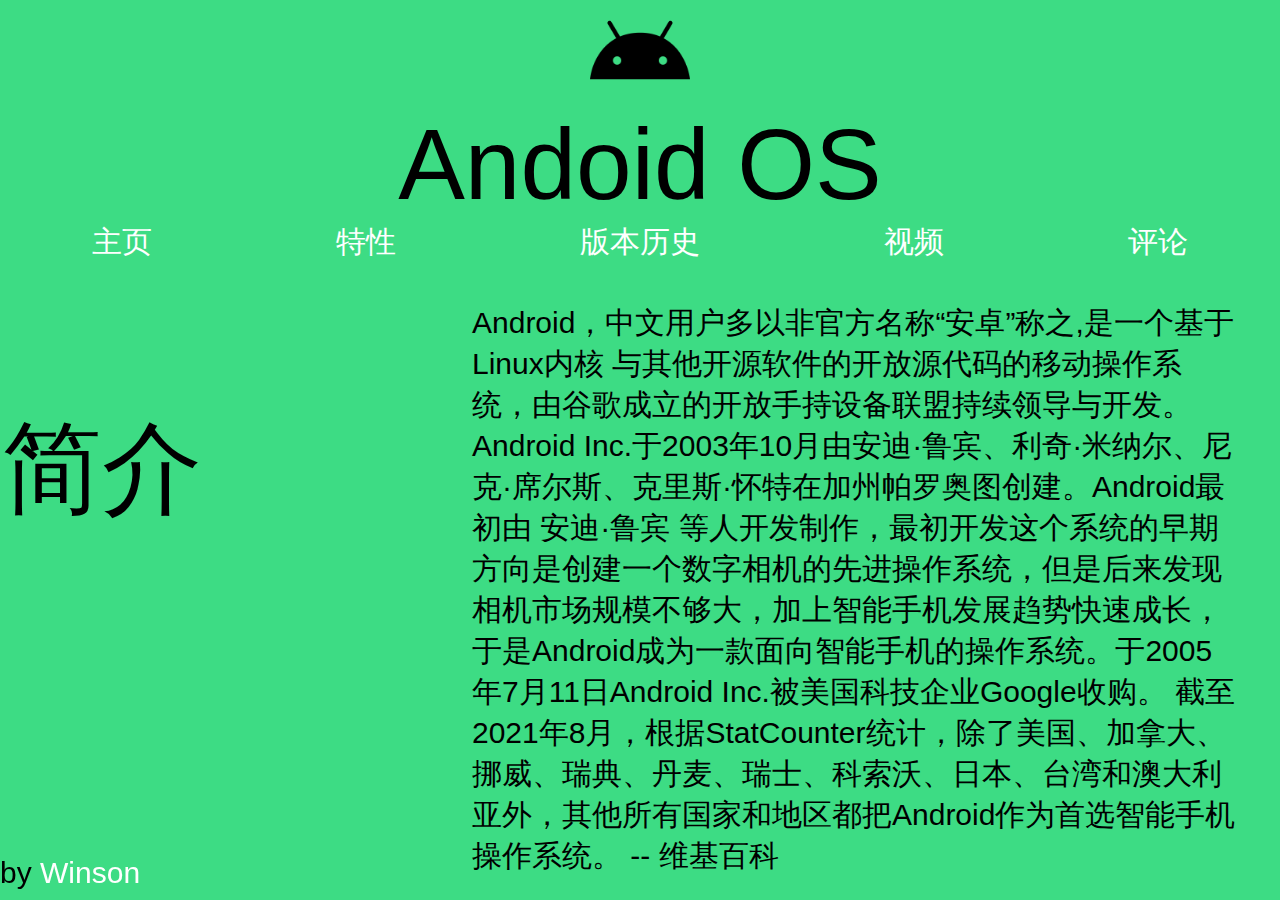
<file: index.html>
<!DOCTYPE html>
<html lang="en">

<head>
    <meta charset="UTF-8">
    <meta http-equiv="X-UA-Compatible" content="IE=edge">
    <meta name="viewport" content="width=device-width, initial-scale=1.0,maximum-scale=1,userscalable=no">
    <link rel="stylesheet" href="style.css">
    <script src="thumbnail.js"></script>
    <link href="https://fonts.googleapis.com/css?family=Lobster" rel="stylesheet" type="text/css">
    <link href="https://fonts.googleapis.com/icon?family=Material+Icons" rel="stylesheet">
    <link rel="shortcut icon" href="android.ico">
    <link rel="bookmark" href="android.ico" type="image/x-icon">
    <title>An Andorid Operating System Introduction</title>
</head>

<body>
    <header class="header">
        <div class="logo"> <a href="https://www.android.com/
       " alt="android-offical"><img src="AndroidLogo.png" alt="android-logo"></a></div>
        <div class="title"> Andoid OS</div>
    </header>
    <nav>
        <ul>
            <li> <a href="index.html"> 主页</a></li>
            <li> <a href="features.html"> 特性</a></li>
            <li> <a href="version.html">版本历史</a> </li>
            <li> <a href="video.html">视频</a></li>
            <li> <a href="comments.html">评论</a></li>
        </ul>
    </nav>
    <main>
        <aside>简介
            <iframe src="https://giphy.com/embed/llarwdtFqG63IlqUR1" width="200" height="240" frameBorder="0"
                class="giphy-embed" allowFullScreen></iframe>
        </aside>
        <section>
            <p>Android，中文用户多以非官方名称“安卓”称之,是一个基于
                <a href="https://zh.wikipedia.org/wiki/Linux%E6%A0%B8%E5%BF%83">Linux内核</a>
                与其他开源软件的开放源代码的移动操作系统，由谷歌成立的开放手持设备联盟持续领导与开发。
                Android Inc.于2003年10月由安迪·鲁宾、利奇·米纳尔、尼克·席尔斯、克里斯·怀特在加州帕罗奥图创建。Android最初由
                <a href="https://zh.wikipedia.org/wiki/%E5%AE%89%E8%BF%AA%C2%B7%E9%B2%81%E5%AE%BE">安迪·鲁宾</a>
                等人开发制作，最初开发这个系统的早期方向是创建一个数字相机的先进操作系统，但是后来发现相机市场规模不够大，加上智能手机发展趋势快速成长，于是Android成为一款面向智能手机的操作系统。于2005年7月11日Android
                Inc.被美国科技企业Google收购。
                截至2021年8月，根据StatCounter统计，除了美国、加拿大、挪威、瑞典、丹麦、瑞士、科索沃、日本、台湾和澳大利亚外，其他所有国家和地区都把Android作为首选智能手机操作系统。 -- <a
                    href="https://zh.wikipedia.org/zh-cn/Android#%E7%95%8C%E9%9D%A2"> 维基百科</a>
            </p>




        </section>
    </main>
    <footer>
        by <a href="https://github.com/Winson-030">Winson</a>
    </footer>
</body>

</html>
</file>
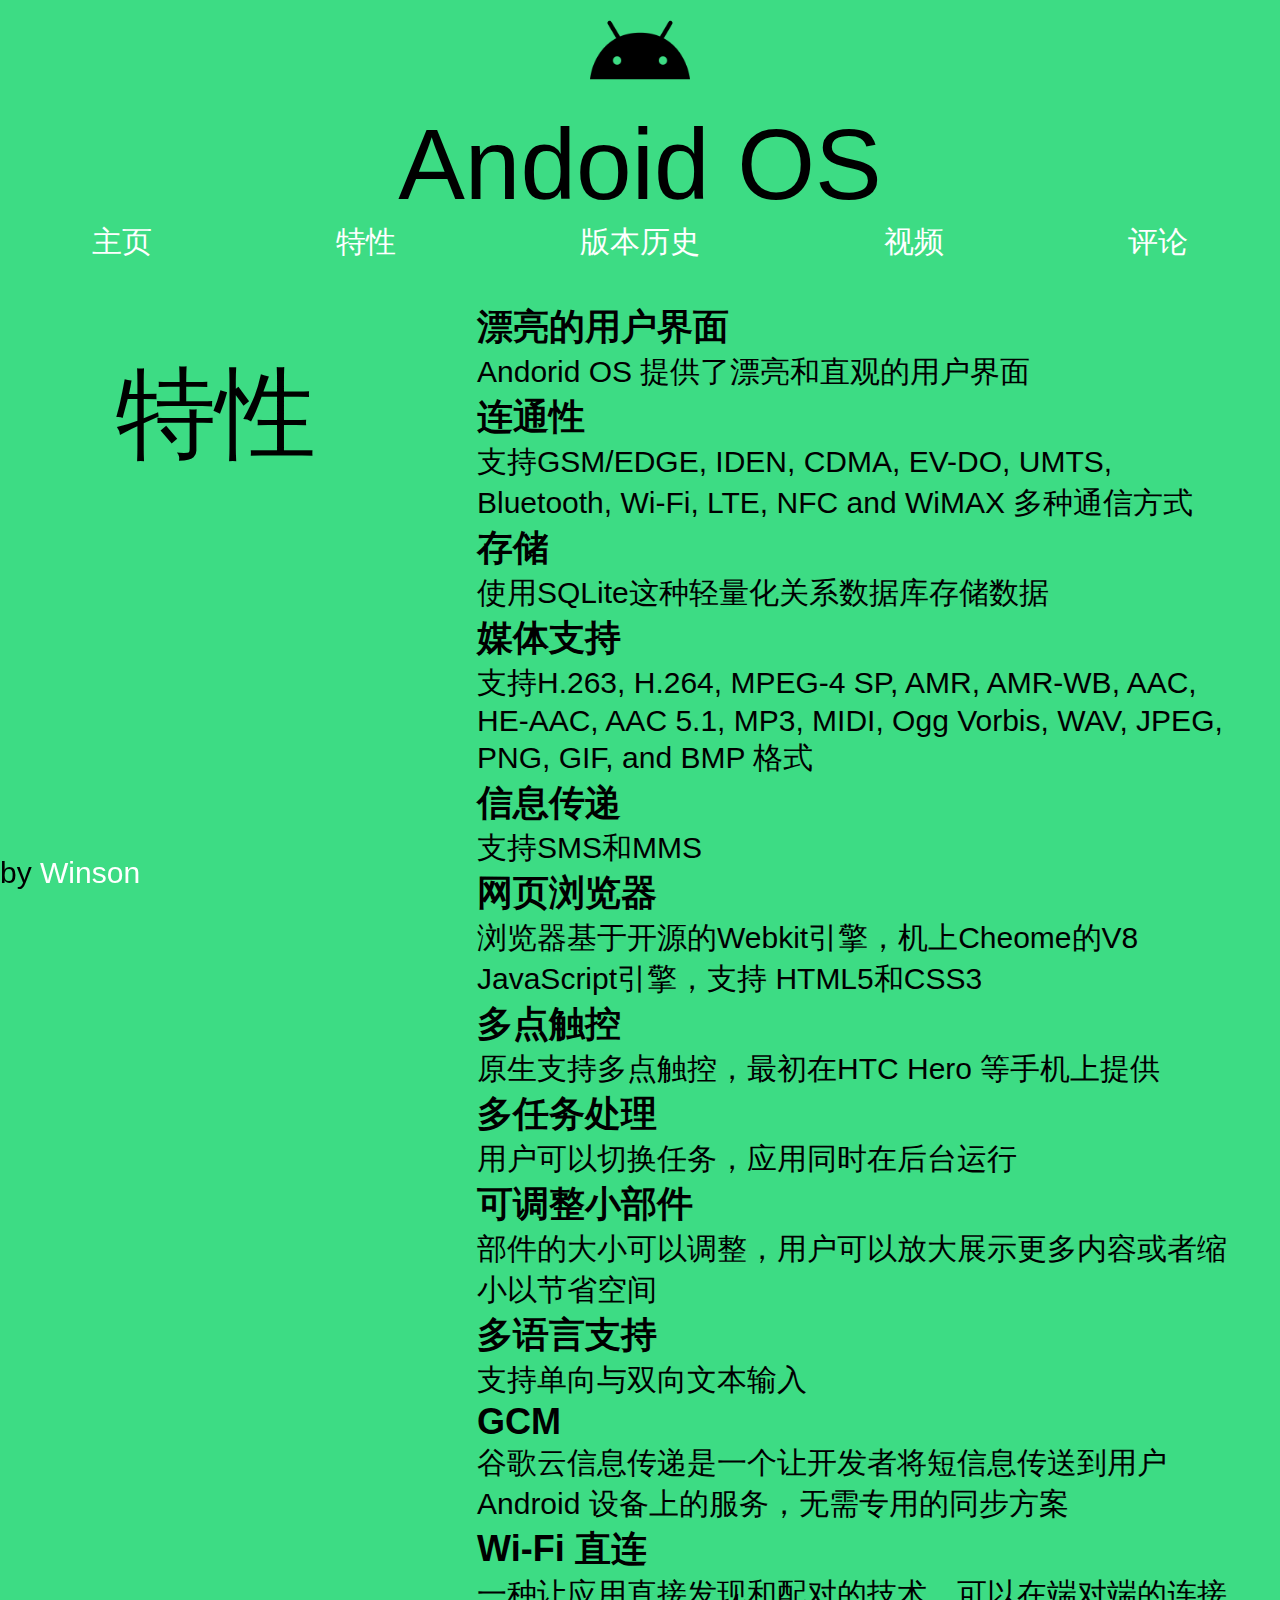
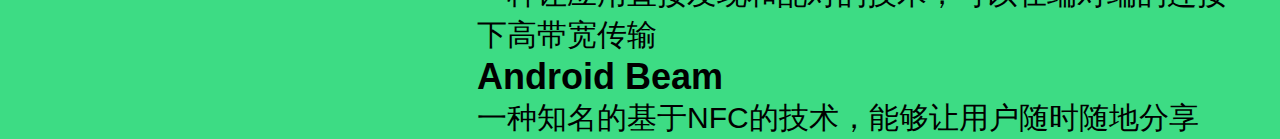
<file: features.html>
<!DOCTYPE html>
<html lang="en">
<head>
    <meta charset="UTF-8">
    <meta http-equiv="X-UA-Compatible" content="IE=edge">
    <meta name="viewport" content="width=device-width, initial-scale=1.0">
    <link rel="stylesheet" href="style.css">
    <script src="thumbnail.js"></script>
    <link href="https://fonts.googleapis.com/css?family=Lobster" rel="stylesheet" type="text/css">
    <link href="https://fonts.googleapis.com/icon?family=Material+Icons"
      rel="stylesheet">
      <link rel="shortcut icon" href="android.ico">
      <link rel="bookmark" href="android.ico" type="image/x-icon">
    <title>An Andorid Operating System Introduction</title>
</head>
<body>
    <header class="header">
        <div class="logo"> <a href="https://www.android.com/
       " alt="android-offical"><img src="AndroidLogo.png" alt="android-logo"></a></div>
        <div class="title"> Andoid OS</div>
    </header>
    <nav><ul>
        <li> <a href="index.html"> 主页</a></li>
        <li> <a href="features.html"> 特性</a></li>
        <li> <a href="version.html">版本历史</a> </li>
        <li> <a href="video.html">视频</a></li>
        <li>  <a href="comments.html">评论</a></li>
    </ul></nav>
    <main>
        <aside>特性</aside>
        <section><ol>
            <li>
                <p class="title">漂亮的用户界面</p>
                <p>Andorid OS 提供了漂亮和直观的用户界面</p>
            </li>
            <li>
                <p class="title">连通性</p>
                <p>支持GSM/EDGE, IDEN, CDMA, EV-DO, UMTS, Bluetooth, Wi-Fi, LTE, NFC and WiMAX 多种通信方式
                </p>
            </li>
            <li>
                <p class="title">存储</p>
                <p>使用SQLite这种轻量化关系数据库存储数据 </p>
            </li>
            <li>
                <p class="title">媒体支持</p>
                <p>支持H.263, H.264, MPEG-4 SP, AMR, AMR-WB, AAC, HE-AAC, AAC 5.1, MP3, MIDI, Ogg Vorbis, WAV, JPEG, PNG, GIF, and BMP 格式
                </p>
            </li>
            <li>
                <p class="title">信息传递</p>
                <p>支持SMS和MMS</p>
            </li>
            <li>
                <p class="title">网页浏览器</p>
                <p>浏览器基于开源的Webkit引擎，机上Cheome的V8 JavaScript引擎，支持 HTML5和CSS3</p>
            </li>
            <li>
                <p class="title">多点触控</p>
                <p>原生支持多点触控，最初在HTC Hero 等手机上提供</p>
            </li>
            <li>
                <p class="title">多任务处理</p>
                <p>用户可以切换任务，应用同时在后台运行</p>
            </li>
            <li>
                <p class="title">可调整小部件</p>
                <p>部件的大小可以调整，用户可以放大展示更多内容或者缩小以节省空间</p>
            </li>
            <li>
                <p class="title">多语言支持</p>
                <p>支持单向与双向文本输入</p>
            </li>
            <li>
                <p class="title">GCM</p>
                <p>谷歌云信息传递是一个让开发者将短信息传送到用户Android 设备上的服务，无需专用的同步方案</p>
            </li>
            <li>
                <p class="title">Wi-Fi 直连</p>
                <p>一种让应用直接发现和配对的技术，可以在端对端的连接下高带宽传输</p>
            </li>
            <li>
                <p class="title">Android Beam</p>
                <p>一种知名的基于NFC的技术，能够让用户随时随地分享</p>
            </li>
        </ol></section>
    </main>
    <footer>
        by <a href="https://github.com/Winson-030">Winson</a>
    </footer>
</body>
</html>
</file>
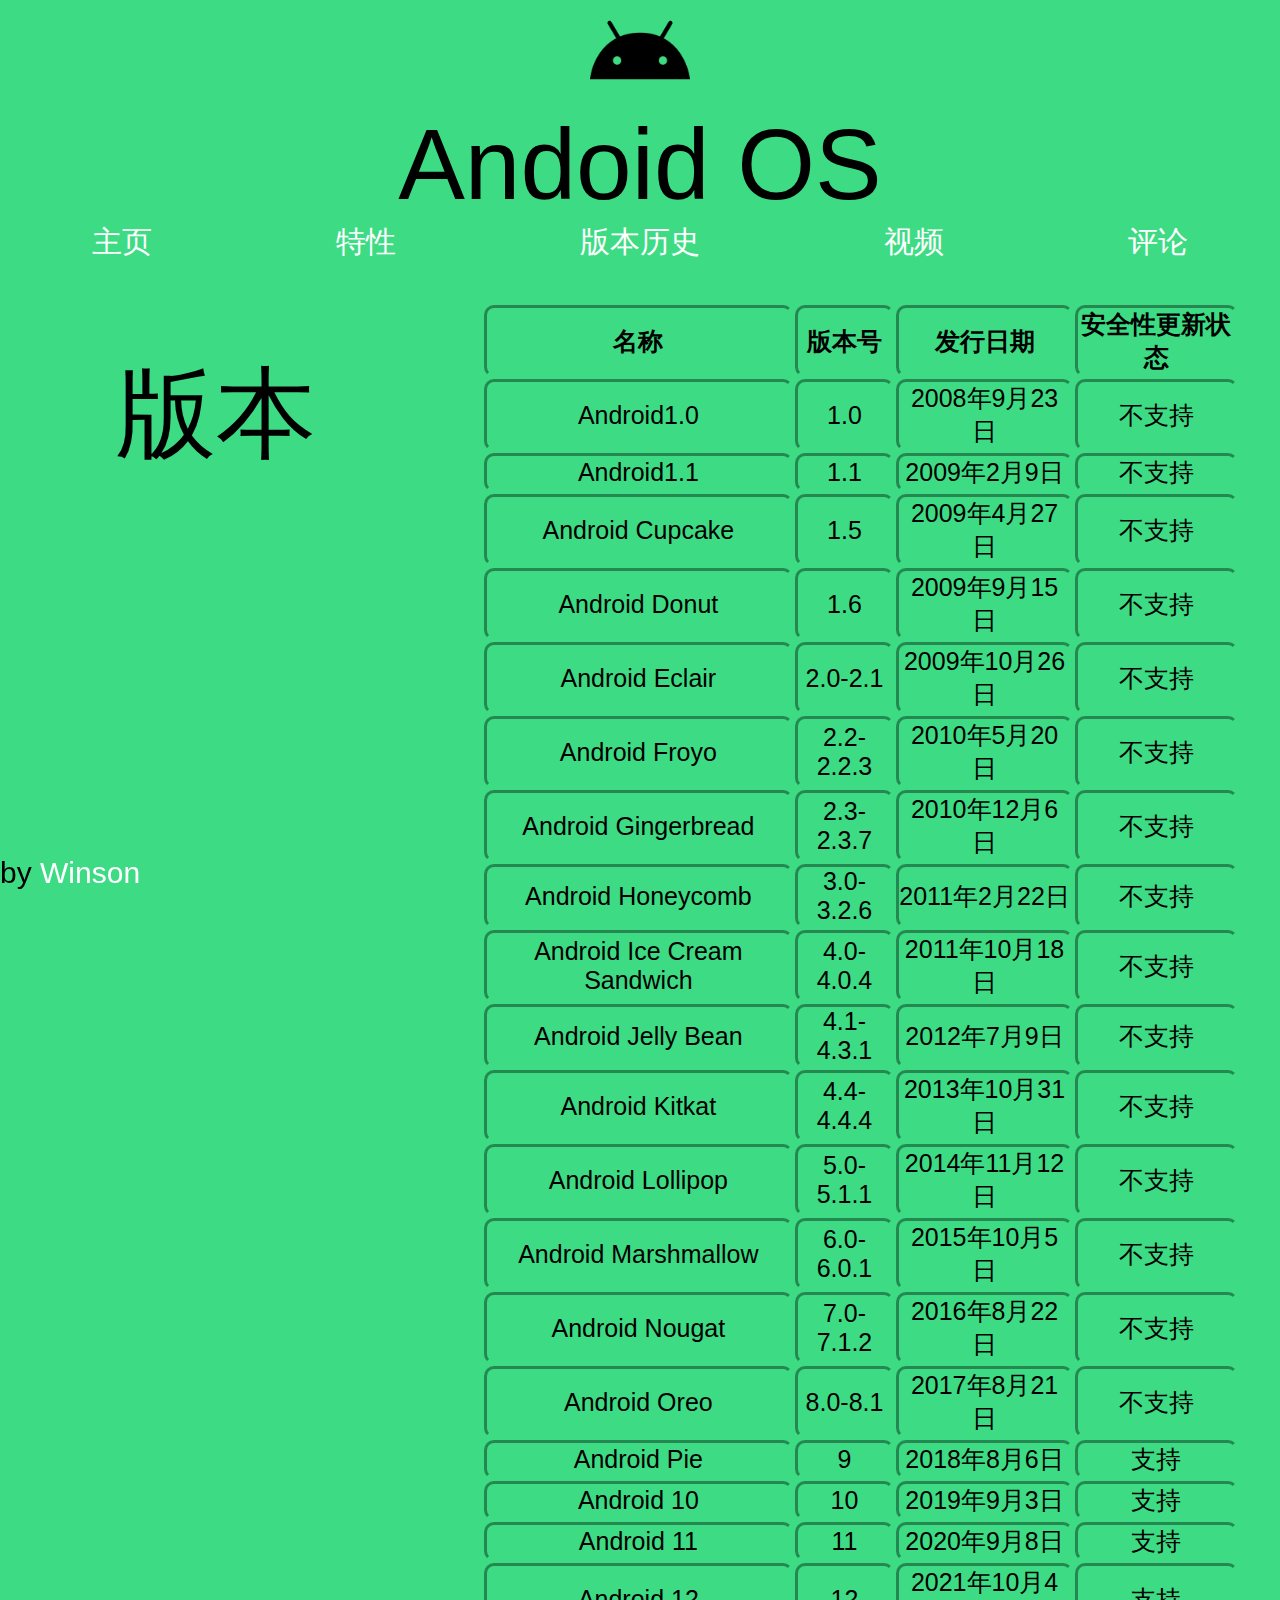
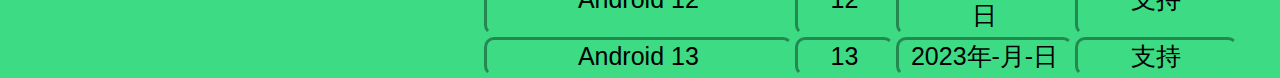
<file: version.html>
<!DOCTYPE html>
<html lang="en">
<head>
    <meta charset="UTF-8">
    <meta http-equiv="X-UA-Compatible" content="IE=edge">
    <meta name="viewport" content="width=device-width, initial-scale=1.0">
    <link rel="stylesheet" href="style.css">
    <script src="thumbnail.js"></script>
    <link href="https://fonts.googleapis.com/css?family=Lobster" rel="stylesheet" type="text/css">
    <link href="https://fonts.googleapis.com/icon?family=Material+Icons"
      rel="stylesheet">
      <link rel="shortcut icon" href="android.ico">
      <link rel="bookmark" href="android.ico" type="image/x-icon">
    <title>An Andorid Operating System Introduction</title>
</head>
<body>
    <header class="header">
        <div class="logo"> <a href="https://www.android.com/
       " alt="android-offical"><img src="AndroidLogo.png" alt="android-logo"></a></div>
        <div class="title"> Andoid OS</div>
    </header>
    <nav><ul>
        <li> <a href="index.html"> 主页</a></li>
        <li> <a href="features.html"> 特性</a></li>
        <li> <a href="version.html">版本历史</a> </li>
        <li> <a href="video.html">视频</a></li>
        <li>  <a href="comments.html">评论</a></li>
    </ul></nav>
    <main>
        <aside>版本</aside>
        <section>
            <table>
                <tr>
                    <th>名称</th>
                    <th>版本号</th>
                    <th>发行日期</th>
                    <th>安全性更新状态</th>
                    
                </tr>
                <tr>
                    <td>Android1.0</td>
                    <td>1.0</td>
                    <td>2008年9月23日</td>
                    <td>不支持</td>
                </tr>
                <tr>
                    <td>Android1.1</td>
                    <td>1.1</td>
                    <td>2009年2月9日</td>
                    <td>不支持</td>
                </tr>
                <tr>
                    <td>Android Cupcake</td>
                    <td>1.5</td>
                    <td>2009年4月27日</td>
                    <td>不支持</td>
                </tr>
                <tr>
                    <td>Android Donut</td>
                    <td>1.6</td>
                    <td>2009年9月15日</td>
                    <td>不支持</td>
                </tr>
                <tr>
                    <td>Android Eclair</td>
                    <td>2.0-2.1</td>
                    <td>2009年10月26日</td>
                    <td>不支持</td>
                </tr>
                <tr>
                    <td>Android Froyo</td>
                    <td>2.2-2.2.3</td>
                    <td>2010年5月20日</td>
                    <td>不支持</td>
                </tr>
                <tr>
                    <td>Android Gingerbread</td>
                    <td>2.3-2.3.7</td>
                    <td>2010年12月6日</td>
                    <td>不支持</td>
                </tr>
                <tr>
                    <td>Android Honeycomb</td>
                    <td>3.0-3.2.6</td>
                    <td>2011年2月22日</td>
                    <td>不支持</td>
                </tr>
                <tr>
                    <td>Android Ice Cream Sandwich</td>
                    <td>4.0-4.0.4</td>
                    <td>2011年10月18日</td>
                    <td>不支持</td>
                </tr>
                <tr>
                    <td>Android Jelly Bean</td>
                    <td>4.1-4.3.1</td>
                    <td>2012年7月9日</td>
                    <td>不支持</td>
                </tr>
                <tr>
                    <td>Android Kitkat</td>
                    <td>4.4-4.4.4</td>
                    <td>2013年10月31日</td>
                    <td>不支持</td>
                </tr>
                <tr>
                    <td>Android Lollipop</td>
                    <td>5.0-5.1.1</td>
                    <td>2014年11月12日</td>
                    <td>不支持</td>
                </tr>
                <tr>
                    <td>Android Marshmallow</td>
                    <td>6.0-6.0.1</td>
                    <td>2015年10月5日</td>
                    <td>不支持</td>
                </tr>
                <tr>
                    <td>Android Nougat</td>
                    <td>7.0-7.1.2</td>
                    <td>2016年8月22日</td>
                    <td>不支持</td>
                </tr>
                <tr>
                    <td>Android Oreo</td>
                    <td>8.0-8.1</td>
                    <td>2017年8月21日</td>
                    <td>不支持</td>
                </tr>
                <tr>
                    <td>Android Pie</td>
                    <td>9</td>
                    <td>2018年8月6日</td>
                    <td>支持</td>
                </tr>
                <tr>
                    <td>Android 10</td>
                    <td>10</td>
                    <td>2019年9月3日</td>
                    <td>支持</td>
                </tr>
                <tr>
                    <td>Android 11</td>
                    <td>11</td>
                    <td>2020年9月8日</td>
                    <td>支持</td>
                </tr>
                <tr>
                    <td>Android 12</td>
                    <td>12</td>
                    <td>2021年10月4日</td>
                    <td>支持</td>
                </tr>
                <tr>
                    <td>Android 13</td>
                    <td>13</td>
                    <td>2023年-月-日</td>
                    <td>支持</td>
                </tr>
            </table>
        </section>
    </main>
    <footer>
        by <a href="https://github.com/Winson-030">Winson</a>
    </footer>
</body>
</html>
</file>
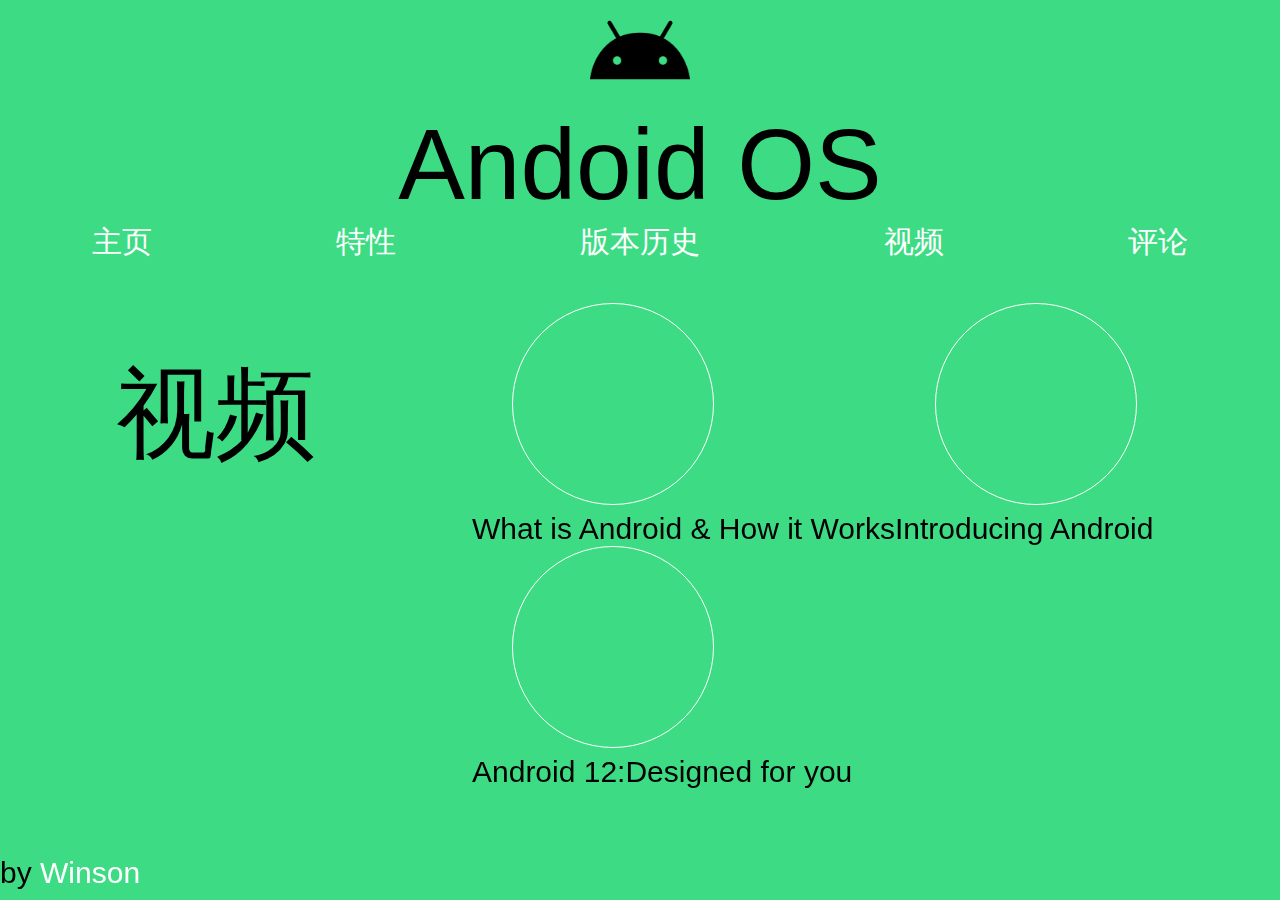
<file: video.html>
<!DOCTYPE html>
<html lang="en">

<head>
    <meta charset="UTF-8">
    <meta http-equiv="X-UA-Compatible" content="IE=edge">
    <meta name="viewport" content="width=device-width, initial-scale=1.0">
    <link rel="stylesheet" href="style.css">
    <script src="thumbnail.js"></script>
    <link href="https://fonts.googleapis.com/css?family=Lobster" rel="stylesheet" type="text/css">
    <link href="https://fonts.googleapis.com/icon?family=Material+Icons" rel="stylesheet">
    <link rel="shortcut icon" href="android.ico">
    <link rel="bookmark" href="android.ico" type="image/x-icon">
    <title>An Andorid Operating System Introduction</title>
</head>

<body>
    <header class="header">
        <div class="logo"> <a href="https://www.android.com/
       " alt="android-offical"><img src="AndroidLogo.png" alt="android-logo"></a></div>
        <div class="title"> Andoid OS</div>
    </header>
    <nav>
        <ul>
            <li> <a href="index.html"> 主页</a></li>
            <li> <a href="features.html"> 特性</a></li>
            <li> <a href="version.html">版本历史</a> </li>
            <li> <a href="video.html">视频</a></li>
            <li> <a href="comments.html">评论</a></li>
        </ul>
    </nav>
    <main>
        <aside>视频</aside>
        <section>
            <div>
                <iframe src="https://www.youtube.com/embed/YNJKj034TmY" title="YouTube video player" frameborder="0"
                    allow="accelerometer; autoplay; clipboard-write; encrypted-media; gyroscope; picture-in-picture"
                    allowfullscreen></iframe>
                <p>What is Android & How it Works</p>
            </div>
            <div>
                <iframe src="https://www.youtube.com/embed/6rYozIZOgDk" title="YouTube video player" frameborder="0"
                    allow="accelerometer; autoplay; clipboard-write; encrypted-media; gyroscope; picture-in-picture"
                    allowfullscreen></iframe>
                <p>Introducing Android</p>
            </div>
            <div>
                <iframe src="https://www.youtube.com/embed/UHQPdP8qgrk" title="YouTube video player" frameborder="0"
                    allow="accelerometer; autoplay; clipboard-write; encrypted-media; gyroscope; picture-in-picture"
                    allowfullscreen></iframe>
                <p>Android 12:Designed for you </p>
            </div>


        </section>
    </main>
    <footer>
        by <a href="https://github.com/Winson-030">Winson</a>
    </footer>
</body>

</html>
</file>
<file: style.css>
*{
    margin: 0;
    padding: 0;
}

body{
    background-color: #3ddc84;
    font-family: 'helvetica';
    font-size: 30px;

   
}


a{
    text-decoration: none;
    color: #fff;
}
a:hover{
    color:black;
}

p a{
    color: black;
}

.header{
    
    width: 100%;
  
    
    height: 20%;
   
    display: flex;
    flex-direction: column;
    align-items: center;
}
.logo{
    flex-grow: 1;
    
    
}
img{
    width: 100px;
    height: 100px;
    


}
.title{
    flex-grow: 1;
  
    font-size: 100px;
    
}


ul{

    display: flex;
    flex-direction: row;
    
   
}
li{
    flex: auto;
    text-align: center;
    font-family: 'helvetica';
    font-size: 30px;
 
  
list-style-type: none;
margin: 0 5px;


}
li:hover{
    background-color: #fff;
    border-radius: 10px;
    

}
main{
    display: flex;
    flex:  auto;
    height: 500px;
    
/* background-color: #fff; */
}
aside{
    height:inherit;
    line-height: 300px;
    flex:1;
    text-align: center;
    font-size: 100px;
    
    
    
}
section{
    display: flex;
    flex: 3;
    padding: 40px;
    max-width: 60%;
    flex-wrap: wrap;
}

section iframe{
    flex:auto;
    width: 200px;
    height:200px;
    margin: 0 40px;
    border: 1px solid #fff;
    border-radius: 200px;
    -webkit-border-radius: 200px;
    -moz-border-radius: 200px;
    -ms-border-radius: 200px;
    -o-border-radius: 200px;
}
section li{
    text-align: left;
}
section li .title{
   font-weight: 600;
   font-size: larger;
}
table{
    display: flex;
    justify-content: start;
    margin-left: 10px;
    
}

 th,td {
    border: 3px inset #3ddc84;
    border-radius: 10px;
    font-size: 25px;
    text-align: center;
    
}

footer{
    position: fixed;
    bottom: 10px;
}

@media screen and (max-width:600px) {


    .header{
        width: 100%;
        height: 10%;
        flex-direction: row;
        justify-items: center;
    }
    .logo{
        flex-grow: 1;
       
    }
    img{
        width: 70px;
        height: 70px;
        padding-left :50px; ;
        
    }
    .title{
        flex-grow: 1;
       
        font-size: 50px;
        
    }

    li{
        font-size: 20px;
    }
    aside{
        font-size: 50px;
        line-height: 200px;
        padding-left: 30px;
    }
    aside iframe {
        width: 100px;
        height: auto;
    }
   
    section p{
        font-size:20px ;
    }
    section iframe{
        flex: auto;
        
        flex-wrap: wrap;
        width: 150px;
        height:150px;
        margin: 16px;
        border: 1px solid #fff;
        border-radius: 150px;
    }
   th,td{
       font-size: 20px;
   }
    footer{
        font-size: 25px;
    }
}
</file>
